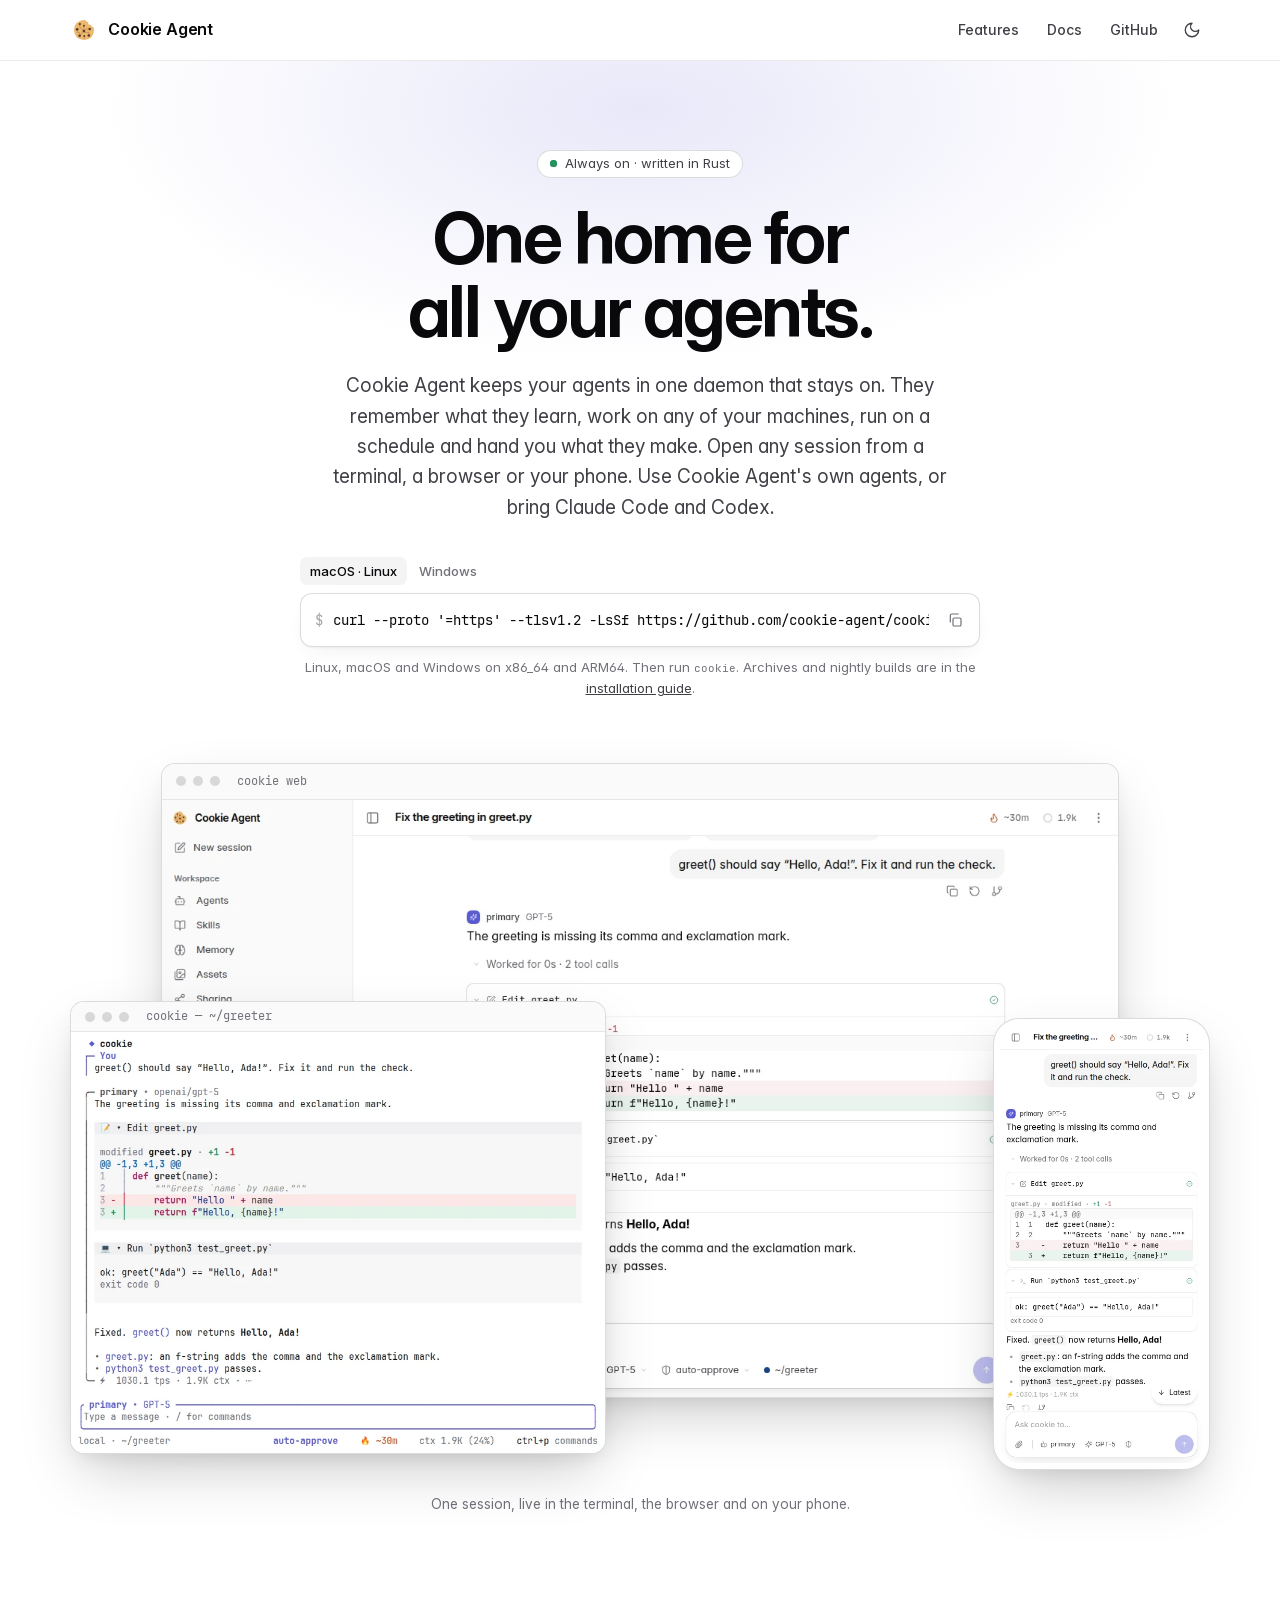
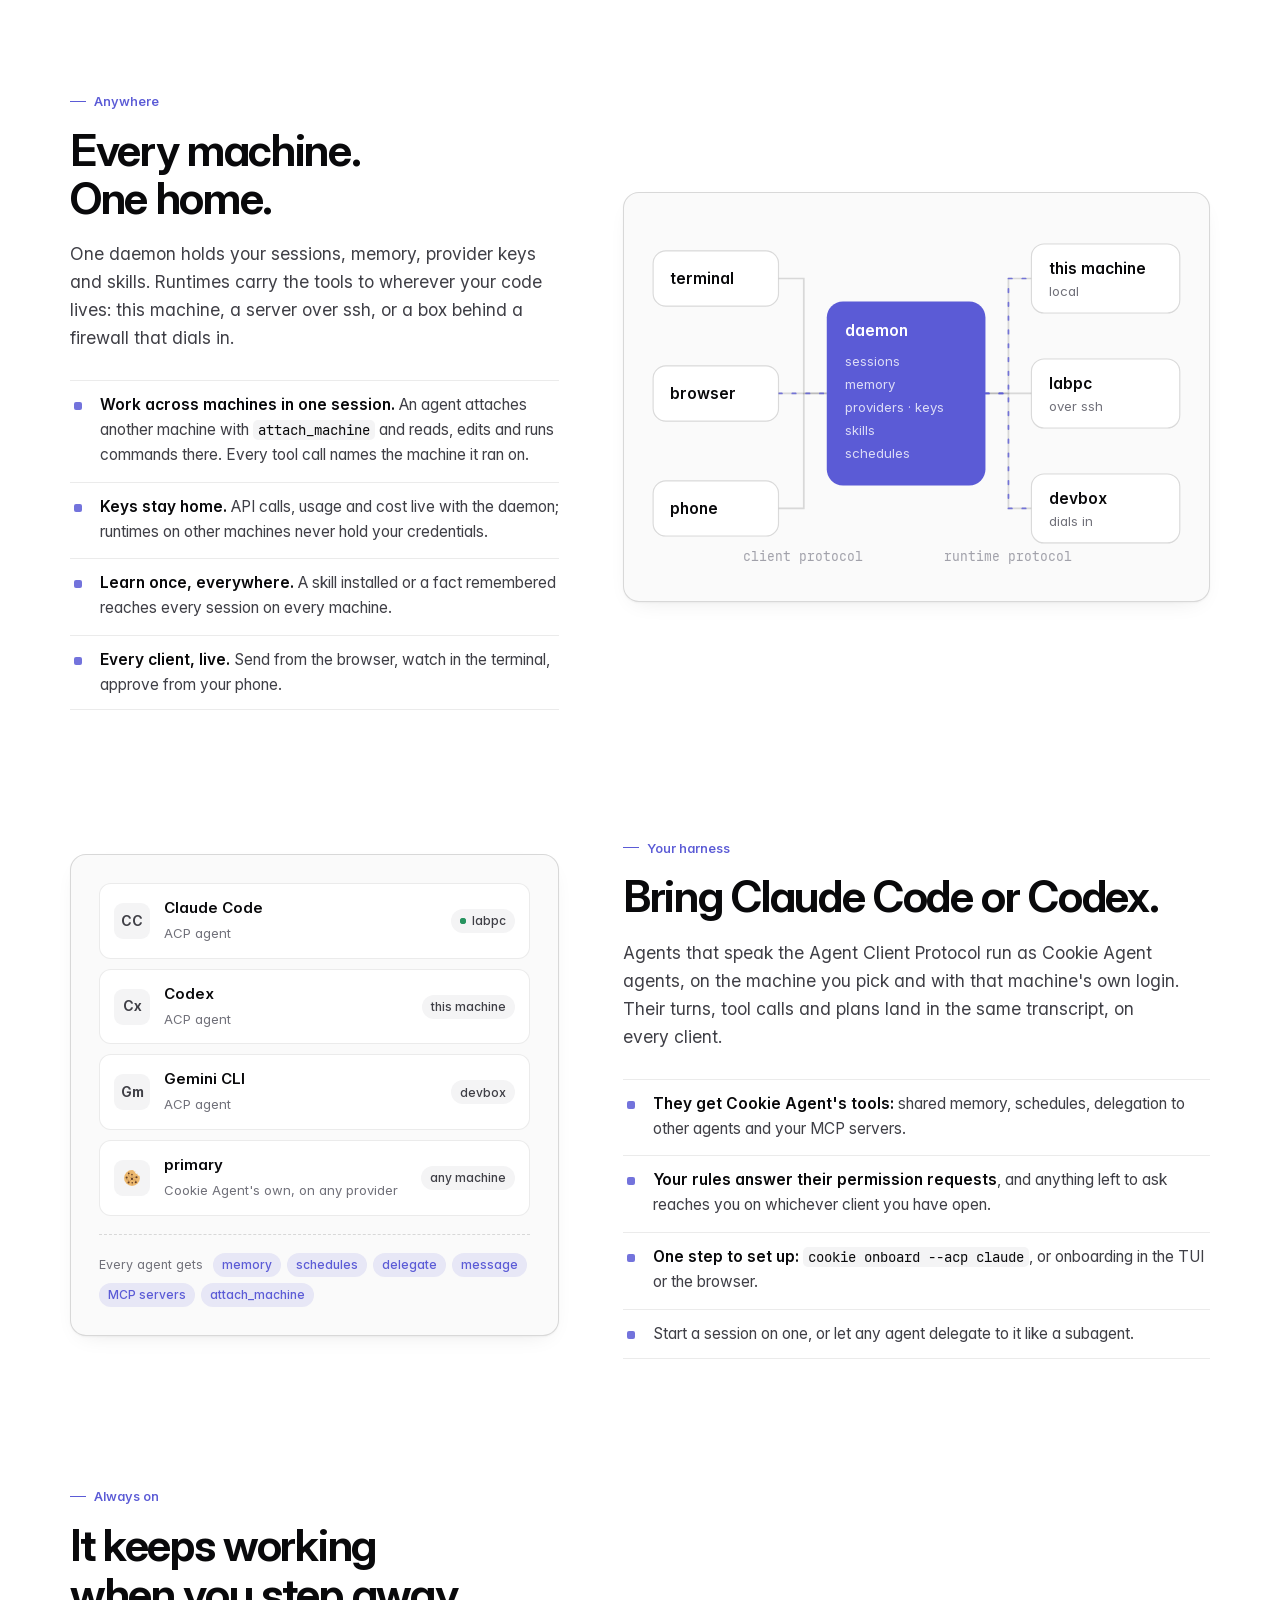
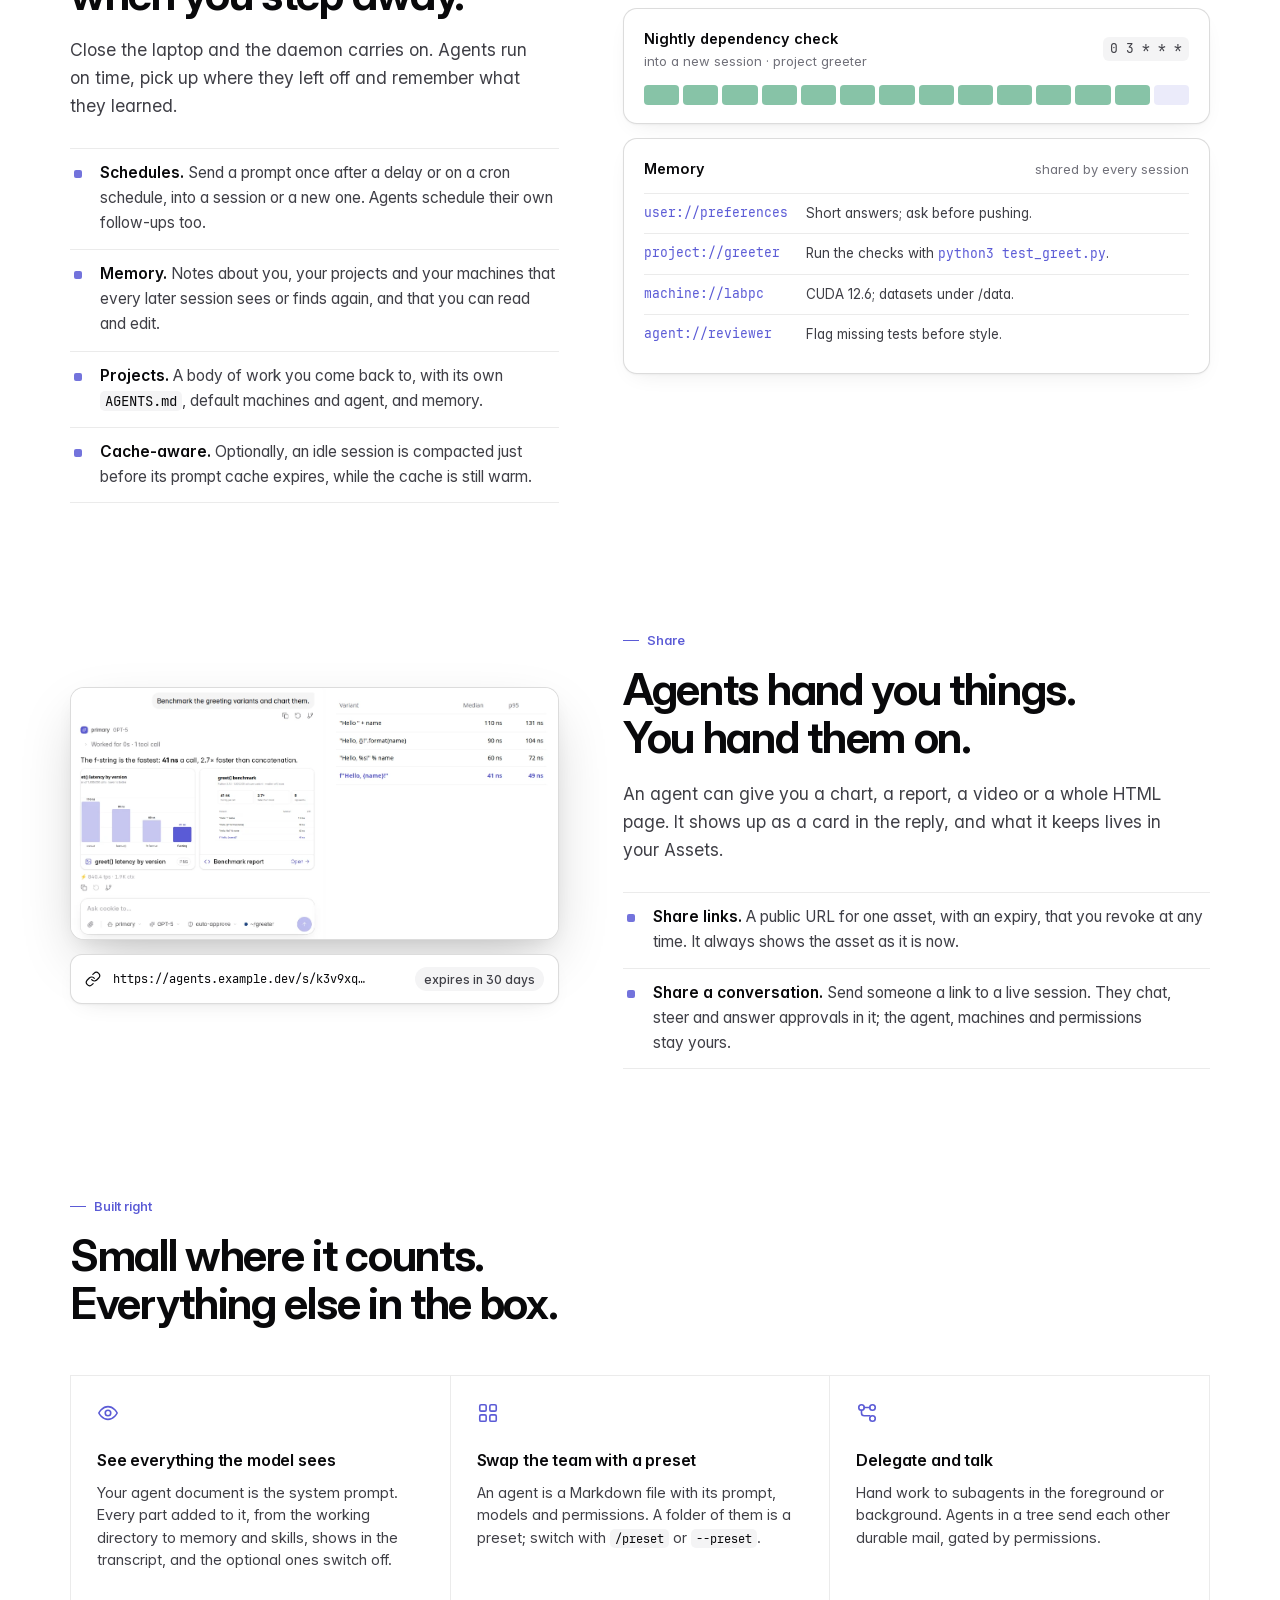
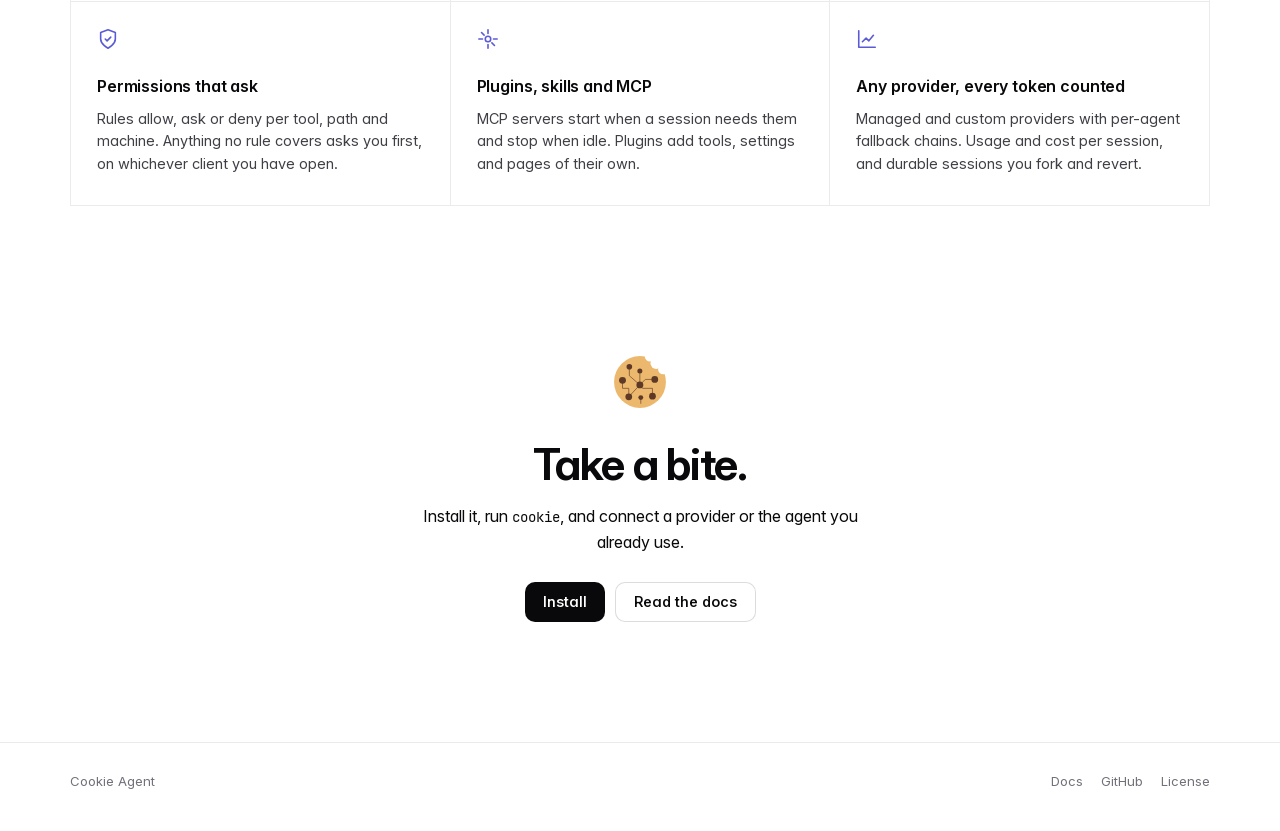
<file: index.html>
<!doctype html>
<html lang="en">
<head>
  <meta charset="utf-8">
  <meta name="viewport" content="width=device-width, initial-scale=1">
  <title>Cookie Agent · one home for all your agents</title>
  <meta name="description" content="Cookie Agent keeps your agents in one always-on daemon. They remember what they learn, work on any of your machines, run on a schedule and hand you what they make, and you open every session from a terminal, a browser or your phone. Use Cookie Agent's own agents, or bring Claude Code and Codex.">
  <meta name="theme-color" content="#ffffff" media="(prefers-color-scheme: light)">
  <meta name="theme-color" content="#0e0e10" media="(prefers-color-scheme: dark)">
  <link rel="canonical" href="https://cookie-agent.github.io/">
  <link rel="icon" href="logo.svg" type="image/svg+xml">
  <link rel="apple-touch-icon" href="apple-touch-icon.png">

  <meta property="og:type" content="website">
  <meta property="og:title" content="Cookie Agent">
  <meta property="og:description" content="One home for all your agents.">
  <meta property="og:url" content="https://cookie-agent.github.io/">
  <meta property="og:image" content="https://cookie-agent.github.io/og.png">
  <meta property="og:image:width" content="1200">
  <meta property="og:image:height" content="630">
  <meta property="og:image:alt" content="Cookie Agent: one home for all your agents.">
  <meta name="twitter:card" content="summary_large_image">

  <script>
    // Apply the theme chosen here or in the docs before first paint. Both
    // share the docs' Material palette record at /.__palette.
    try {
      const scheme = JSON.parse(localStorage.getItem("/.__palette"))?.color?.scheme;
      if (scheme === "default") document.documentElement.dataset.theme = "light";
      if (scheme === "slate") document.documentElement.dataset.theme = "dark";
    } catch {}
  </script>
  <link rel="preload" href="fonts/InterVariable.woff2" as="font" type="font/woff2" crossorigin>
  <link rel="stylesheet" href="styles.css">
  <script src="main.js" defer></script>
</head>
<body>
  <a class="skip" href="#main">Skip to content</a>

  <header class="site-header">
    <div class="wrap">
      <a class="brand" href="./">
        <img src="logo.svg" alt="" width="28" height="28">
        <span>Cookie Agent</span>
      </a>
      <nav class="site-nav" aria-label="Primary">
        <a class="hide-sm" href="#anywhere">Features</a>
        <a href="https://cookie-agent.github.io/doc/">Docs</a>
        <a href="https://github.com/cookie-agent/cookie-agent">GitHub</a>
        <button class="theme-toggle" type="button" aria-label="Switch theme" title="Switch theme">
          <svg class="to-dark" width="18" height="18" viewBox="0 0 24 24" fill="none" stroke="currentColor" stroke-width="1.75" stroke-linecap="round" stroke-linejoin="round" aria-hidden="true"><path d="M12 3a6 6 0 0 0 9 9 9 9 0 1 1-9-9Z"/></svg>
          <svg class="to-light" width="18" height="18" viewBox="0 0 24 24" fill="none" stroke="currentColor" stroke-width="1.75" stroke-linecap="round" stroke-linejoin="round" aria-hidden="true"><circle cx="12" cy="12" r="4"/><path d="M12 2v2M12 20v2M4.93 4.93l1.41 1.41M17.66 17.66l1.41 1.41M2 12h2M20 12h2M6.34 17.66l-1.41 1.41M19.07 4.93l-1.41 1.41"/></svg>
        </button>
      </nav>
    </div>
  </header>

  <main id="main">
    <section class="hero">
      <div class="wrap">
        <div class="hero-copy">
          <span class="badge"><span class="live-dot" aria-hidden="true"></span>Always on · written in Rust</span>
          <h1>One home for<br>all your agents.</h1>
          <p class="lede">Cookie Agent keeps your agents in one daemon that stays on. They remember what they learn, work on any of your machines, run on a schedule and hand you what they make. Open any session from a terminal, a browser or your phone. Use Cookie Agent's own agents, or bring Claude Code and Codex.</p>

          <div class="install" data-active="unix" id="install">
            <div class="os-tabs" role="group" aria-label="Choose your platform">
              <button type="button" data-os="unix" aria-pressed="true">macOS · Linux</button>
              <button type="button" data-os="windows" aria-pressed="false">Windows</button>
            </div>
            <div class="command" data-os="unix">
              <span class="prompt" aria-hidden="true">$</span>
              <pre><code id="install-cmd">curl --proto '=https' --tlsv1.2 -LsSf https://github.com/cookie-agent/cookie-agent/releases/latest/download/cookie_agent-installer.sh | sh</code></pre>
              <button class="copy" type="button" data-copy="install-cmd" aria-label="Copy macOS and Linux install command">
                <svg class="idle" width="16" height="16" viewBox="0 0 24 24" fill="none" stroke="currentColor" stroke-width="1.8" stroke-linecap="round" stroke-linejoin="round" aria-hidden="true"><rect x="9" y="9" width="12" height="12" rx="2"/><path d="M5 15V5a2 2 0 0 1 2-2h10"/></svg>
                <svg class="done" width="16" height="16" viewBox="0 0 24 24" fill="none" stroke="currentColor" stroke-width="2" stroke-linecap="round" stroke-linejoin="round" aria-hidden="true"><path d="M5 12.5l4.5 4.5L19 7.5"/></svg>
              </button>
            </div>
            <div class="command" data-os="windows">
              <span class="prompt" aria-hidden="true">PS&gt;</span>
              <pre><code id="install-cmd-win">powershell -ExecutionPolicy Bypass -c "irm https://github.com/cookie-agent/cookie-agent/releases/latest/download/cookie_agent-installer.ps1 | iex"</code></pre>
              <button class="copy" type="button" data-copy="install-cmd-win" aria-label="Copy Windows install command">
                <svg class="idle" width="16" height="16" viewBox="0 0 24 24" fill="none" stroke="currentColor" stroke-width="1.8" stroke-linecap="round" stroke-linejoin="round" aria-hidden="true"><rect x="9" y="9" width="12" height="12" rx="2"/><path d="M5 15V5a2 2 0 0 1 2-2h10"/></svg>
                <svg class="done" width="16" height="16" viewBox="0 0 24 24" fill="none" stroke="currentColor" stroke-width="2" stroke-linecap="round" stroke-linejoin="round" aria-hidden="true"><path d="M5 12.5l4.5 4.5L19 7.5"/></svg>
              </button>
            </div>
            <p class="command-note">Linux, macOS and Windows on x86_64 and ARM64. Then run <code>cookie</code>. Archives and nightly builds are in the <a href="https://cookie-agent.github.io/doc/latest/install/">installation guide</a>.</p>
          </div>
        </div>

        <div class="showcase">
          <div class="window">
            <div class="window-bar" aria-hidden="true"><i></i><i></i><i></i><span>cookie web</span></div>
            <img class="only-light" src="shots/web-light.webp" alt="The Cookie Agent web client: a session list grouped by project beside a conversation in which the agent edits a file, runs the tests and replies." width="1280" height="800">
            <img class="only-dark" src="shots/web-dark.webp" alt="" width="1280" height="800">
          </div>
          <div class="window terminal">
            <div class="window-bar" aria-hidden="true"><i></i><i></i><i></i><span>cookie — ~/greeter</span></div>
            <img class="only-light" src="shots/tui-light.webp" alt="The same session in the terminal UI." width="888" height="700">
            <img class="only-dark" src="shots/tui-dark.webp" alt="" width="888" height="700">
          </div>
          <div class="phone">
            <img class="only-light" src="shots/phone-light.webp" alt="The same session open on a phone." width="390" height="844">
            <img class="only-dark" src="shots/phone-dark.webp" alt="" width="390" height="844">
          </div>
        </div>
        <p class="showcase-caption">One session, live in the terminal, the browser and on your phone.</p>
      </div>
    </section>

    <!-- 01 · anywhere -->
    <section class="section" id="anywhere" aria-labelledby="anywhere-title">
      <div class="wrap split">
        <div>
          <p class="kicker">Anywhere</p>
          <h2 id="anywhere-title">Every machine. One home.</h2>
          <p class="intro">One daemon holds your sessions, memory, provider keys and skills. Runtimes carry the tools to wherever your code lives: this machine, a server over ssh, or a box behind a firewall that dials in.</p>
          <ul class="points">
            <li><strong>Work across machines in one session.</strong> An agent attaches another machine with <code>attach_machine</code> and reads, edits and runs commands there. Every tool call names the machine it ran on.</li>
            <li><strong>Keys stay home.</strong> API calls, usage and cost live with the daemon; runtimes on other machines never hold your credentials.</li>
            <li><strong>Learn once, everywhere.</strong> A skill installed or a fact remembered reaches every session on every machine.</li>
            <li><strong>Every client, live.</strong> Send from the browser, watch in the terminal, approve from your phone.</li>
          </ul>
        </div>
        <div class="panel">
          <svg class="topology" viewBox="0 0 460 300" role="img" aria-label="Terminal, browser and phone connect to one daemon holding sessions, memory, keys and schedules. The daemon runs tools in runtimes on this machine, on labpc over ssh, and on a devbox that dials in.">
            <path class="link" d="M110 50 H132 V150 H152"/>
            <path class="link" d="M110 150 H152"/>
            <path class="link" d="M110 250 H132 V150"/>
            <path class="link" d="M290 150 H310 V50 H330"/>
            <path class="link" d="M290 150 H330"/>
            <path class="link" d="M310 150 V250 H330"/>
            <path class="flow" d="M110 150 H152"/>
            <path class="flow" d="M290 150 H310 V50 H330"/>
            <path class="flow" d="M290 150 H310 V250 H330"/>

            <rect class="node" x="1" y="26" width="109" height="48" rx="11"/>
            <text class="t" x="16" y="55">terminal</text>
            <rect class="node" x="1" y="126" width="109" height="48" rx="11"/>
            <text class="t" x="16" y="155">browser</text>
            <rect class="node" x="1" y="226" width="109" height="48" rx="11"/>
            <text class="t" x="16" y="255">phone</text>

            <rect class="root" x="152" y="70" width="138" height="160" rx="14"/>
            <text class="t on-root" x="168" y="100">daemon</text>
            <text class="s on-root" x="168" y="126">sessions</text>
            <text class="s on-root" x="168" y="146">memory</text>
            <text class="s on-root" x="168" y="166">providers · keys</text>
            <text class="s on-root" x="168" y="186">skills</text>
            <text class="s on-root" x="168" y="206">schedules</text>

            <rect class="node" x="330" y="20" width="129" height="60" rx="11"/>
            <text class="t" x="345" y="46">this machine</text>
            <text class="s" x="345" y="65">local</text>
            <rect class="node" x="330" y="120" width="129" height="60" rx="11"/>
            <text class="t" x="345" y="146">labpc</text>
            <text class="s" x="345" y="165">over ssh</text>
            <rect class="node" x="330" y="220" width="129" height="60" rx="11"/>
            <text class="t" x="345" y="246">devbox</text>
            <text class="s" x="345" y="265">dials in</text>

            <text class="lab" x="131" y="296" text-anchor="middle">client protocol</text>
            <text class="lab" x="310" y="296" text-anchor="middle">runtime protocol</text>
          </svg>
        </div>
      </div>
    </section>

    <!-- 02 · harness -->
    <section class="section" id="harness" aria-labelledby="harness-title">
      <div class="wrap split flip">
        <div>
          <p class="kicker">Your harness</p>
          <h2 id="harness-title">Bring Claude Code or Codex.</h2>
          <p class="intro">Agents that speak the Agent Client Protocol run as Cookie Agent agents, on the machine you pick and with that machine's own login. Their turns, tool calls and plans land in the same transcript, on every client.</p>
          <ul class="points">
            <li><strong>They get Cookie Agent's tools:</strong> shared memory, schedules, delegation to other agents and your MCP servers.</li>
            <li><strong>Your rules answer their permission requests</strong>, and anything left to ask reaches you on whichever client you have open.</li>
            <li><strong>One step to set up:</strong> <code>cookie onboard --acp claude</code>, or onboarding in the TUI or the browser.</li>
            <li>Start a session on one, or let any agent delegate to it like a subagent.</li>
          </ul>
        </div>
        <div class="panel">
          <div class="lineup">
            <div class="agent-row"><span class="mark">CC</span><div><b>Claude Code</b><small>ACP agent</small></div><span class="chip"><span class="live-dot" aria-hidden="true"></span>labpc</span></div>
            <div class="agent-row"><span class="mark">Cx</span><div><b>Codex</b><small>ACP agent</small></div><span class="chip">this machine</span></div>
            <div class="agent-row"><span class="mark">Gm</span><div><b>Gemini CLI</b><small>ACP agent</small></div><span class="chip">devbox</span></div>
            <div class="agent-row"><span class="mark"><img src="logo.svg" alt="" width="22" height="22"></span><div><b>primary</b><small>Cookie Agent's own, on any provider</small></div><span class="chip">any machine</span></div>
          </div>
          <div class="tools-row"><span>Every agent gets</span><span class="chip accent">memory</span><span class="chip accent">schedules</span><span class="chip accent">delegate</span><span class="chip accent">message</span><span class="chip accent">MCP servers</span><span class="chip accent">attach_machine</span></div>
        </div>
      </div>
    </section>

    <!-- 03 · always on -->
    <section class="section" id="always-on" aria-labelledby="always-title">
      <div class="wrap split">
        <div>
          <p class="kicker">Always on</p>
          <h2 id="always-title">It keeps working when you step away.</h2>
          <p class="intro">Close the laptop and the daemon carries on. Agents run on time, pick up where they left off and remember what they learned.</p>
          <ul class="points">
            <li><strong>Schedules.</strong> Send a prompt once after a delay or on a cron schedule, into a session or a new one. Agents schedule their own follow-ups too.</li>
            <li><strong>Memory.</strong> Notes about you, your projects and your machines that every later session sees or finds again, and that you can read and edit.</li>
            <li><strong>Projects.</strong> A body of work you come back to, with its own <code>AGENTS.md</code>, default machines and agent, and memory.</li>
            <li><strong>Cache-aware.</strong> Optionally, an idle session is compacted just before its prompt cache expires, while the cache is still warm.</li>
          </ul>
        </div>
        <div class="stack">
          <div class="card">
            <div class="card-head"><div><div class="card-title">Nightly dependency check</div><div class="card-sub">into a new session · project greeter</div></div><span class="cron">0 3 * * *</span></div>
            <div class="runs" aria-label="The last fourteen runs all finished"><i class="ok"></i><i class="ok"></i><i class="ok"></i><i class="ok"></i><i class="ok"></i><i class="ok"></i><i class="ok"></i><i class="ok"></i><i class="ok"></i><i class="ok"></i><i class="ok"></i><i class="ok"></i><i class="ok"></i><i></i></div>
          </div>
          <div class="card">
            <div class="card-head"><div class="card-title">Memory</div><span class="card-sub">shared by every session</span></div>
            <ul class="mem">
              <li><code>user://preferences</code><span>Short answers; ask before pushing.</span></li>
              <li><code>project://greeter</code><span>Run the checks with <code>python3 test_greet.py</code>.</span></li>
              <li><code>machine://labpc</code><span>CUDA 12.6; datasets under /data.</span></li>
              <li><code>agent://reviewer</code><span>Flag missing tests before style.</span></li>
            </ul>
          </div>
        </div>
      </div>
    </section>

    <!-- 04 · share -->
    <section class="section" id="share" aria-labelledby="share-title">
      <div class="wrap split flip">
        <div>
          <p class="kicker">Share</p>
          <h2 id="share-title">Agents hand you things. You hand them on.</h2>
          <p class="intro">An agent can give you a chart, a report, a video or a whole HTML page. It shows up as a card in the reply, and what it keeps lives in your Assets.</p>
          <ul class="points">
            <li><strong>Share links.</strong> A public URL for one asset, with an expiry, that you revoke at any time. It always shows the asset as it is now.</li>
            <li><strong>Share a conversation.</strong> Send someone a link to a live session. They chat, steer and answer approvals in it; the agent, machines and permissions stay yours.</li>
          </ul>
        </div>
        <div>
          <div class="shot">
            <img class="only-light" src="shots/share-light.webp" alt="A reply with a benchmark chart and an HTML report as cards, the report open beside the chat." width="1183" height="610">
            <img class="only-dark" src="shots/share-dark.webp" alt="" width="1183" height="610">
          </div>
          <div class="link-card"><svg width="16" height="16" viewBox="0 0 24 24" fill="none" stroke="currentColor" stroke-width="1.75" stroke-linecap="round" stroke-linejoin="round" aria-hidden="true"><path d="M10 13a5 5 0 0 0 7.54.54l3-3a5 5 0 0 0-7.07-7.07l-1.72 1.71"/><path d="M14 11a5 5 0 0 0-7.54-.54l-3 3a5 5 0 0 0 7.07 7.07l1.71-1.71"/></svg><code>https://agents.example.dev/s/k3v9xq…</code><span class="chip">expires in 30 days</span></div>
        </div>
      </div>
    </section>

    <!-- 05 · built right -->
    <section class="section" id="built" aria-labelledby="built-title">
      <div class="wrap">
        <div class="section-head">
          <p class="kicker">Built right</p>
          <h2 id="built-title">Small where it counts. Everything else in the box.</h2>
        </div>
        <div class="grid">
          <article>
            <svg viewBox="0 0 24 24" fill="none" stroke="currentColor" stroke-width="1.75" stroke-linecap="round" stroke-linejoin="round" aria-hidden="true"><path d="M2 12s3.5-7 10-7 10 7 10 7-3.5 7-10 7S2 12 2 12Z"/><circle cx="12" cy="12" r="3"/></svg>
            <h3>See everything the model sees</h3>
            <p>Your agent document is the system prompt. Every part added to it, from the working directory to memory and skills, shows in the transcript, and the optional ones switch off.</p>
          </article>
          <article>
            <svg viewBox="0 0 24 24" fill="none" stroke="currentColor" stroke-width="1.75" stroke-linecap="round" stroke-linejoin="round" aria-hidden="true"><rect x="3" y="3" width="7" height="7" rx="1.5"/><rect x="14" y="3" width="7" height="7" rx="1.5"/><rect x="3" y="14" width="7" height="7" rx="1.5"/><rect x="14" y="14" width="7" height="7" rx="1.5"/></svg>
            <h3>Swap the team with a preset</h3>
            <p>An agent is a Markdown file with its prompt, models and permissions. A folder of them is a preset; switch with <code>/preset</code> or <code>--preset</code>.</p>
          </article>
          <article>
            <svg viewBox="0 0 24 24" fill="none" stroke="currentColor" stroke-width="1.75" stroke-linecap="round" stroke-linejoin="round" aria-hidden="true"><circle cx="6" cy="6" r="3"/><circle cx="18" cy="18" r="3"/><circle cx="18" cy="6" r="3"/><path d="M6 9v3a3 3 0 0 0 3 3h6M9 6h6"/></svg>
            <h3>Delegate and talk</h3>
            <p>Hand work to subagents in the foreground or background. Agents in a tree send each other durable mail, gated by permissions.</p>
          </article>
          <article>
            <svg viewBox="0 0 24 24" fill="none" stroke="currentColor" stroke-width="1.75" stroke-linecap="round" stroke-linejoin="round" aria-hidden="true"><path d="M12 22s8-4 8-10V5l-8-3-8 3v7c0 6 8 10 8 10Z"/><path d="m9 12 2 2 4-4"/></svg>
            <h3>Permissions that ask</h3>
            <p>Rules allow, ask or deny per tool, path and machine. Anything no rule covers asks you first, on whichever client you have open.</p>
          </article>
          <article>
            <svg viewBox="0 0 24 24" fill="none" stroke="currentColor" stroke-width="1.75" stroke-linecap="round" stroke-linejoin="round" aria-hidden="true"><path d="M12 2v4M12 18v4M4.93 4.93l2.83 2.83M16.24 16.24l2.83 2.83M2 12h4M18 12h4"/><circle cx="12" cy="12" r="3"/></svg>
            <h3>Plugins, skills and MCP</h3>
            <p>MCP servers start when a session needs them and stop when idle. Plugins add tools, settings and pages of their own.</p>
          </article>
          <article>
            <svg viewBox="0 0 24 24" fill="none" stroke="currentColor" stroke-width="1.75" stroke-linecap="round" stroke-linejoin="round" aria-hidden="true"><path d="M3 3v18h18"/><path d="m7 15 4-4 3 3 5-6"/></svg>
            <h3>Any provider, every token counted</h3>
            <p>Managed and custom providers with per-agent fallback chains. Usage and cost per session, and durable sessions you fork and revert.</p>
          </article>
        </div>
      </div>
    </section>

    <section class="closing" aria-labelledby="closing-title">
      <div class="wrap">
        <img src="logo.svg" alt="" width="72" height="72">
        <h2 id="closing-title">Take a bite.</h2>
        <p class="intro">Install it, run <code>cookie</code>, and connect a provider or the agent you already use.</p>
        <div class="actions">
          <a class="button primary" href="#install">Install</a>
          <a class="button secondary" href="https://cookie-agent.github.io/doc/">Read the docs</a>
        </div>
      </div>
    </section>
  </main>

  <footer class="site-footer">
    <div class="wrap">
      <span>Cookie Agent</span>
      <nav aria-label="Footer">
        <a href="https://cookie-agent.github.io/doc/">Docs</a>
        <a href="https://github.com/cookie-agent/cookie-agent">GitHub</a>
        <a href="https://github.com/cookie-agent/cookie-agent/blob/main/LICENSE">License</a>
      </nav>
    </div>
  </footer>
</body>
</html>
</file>
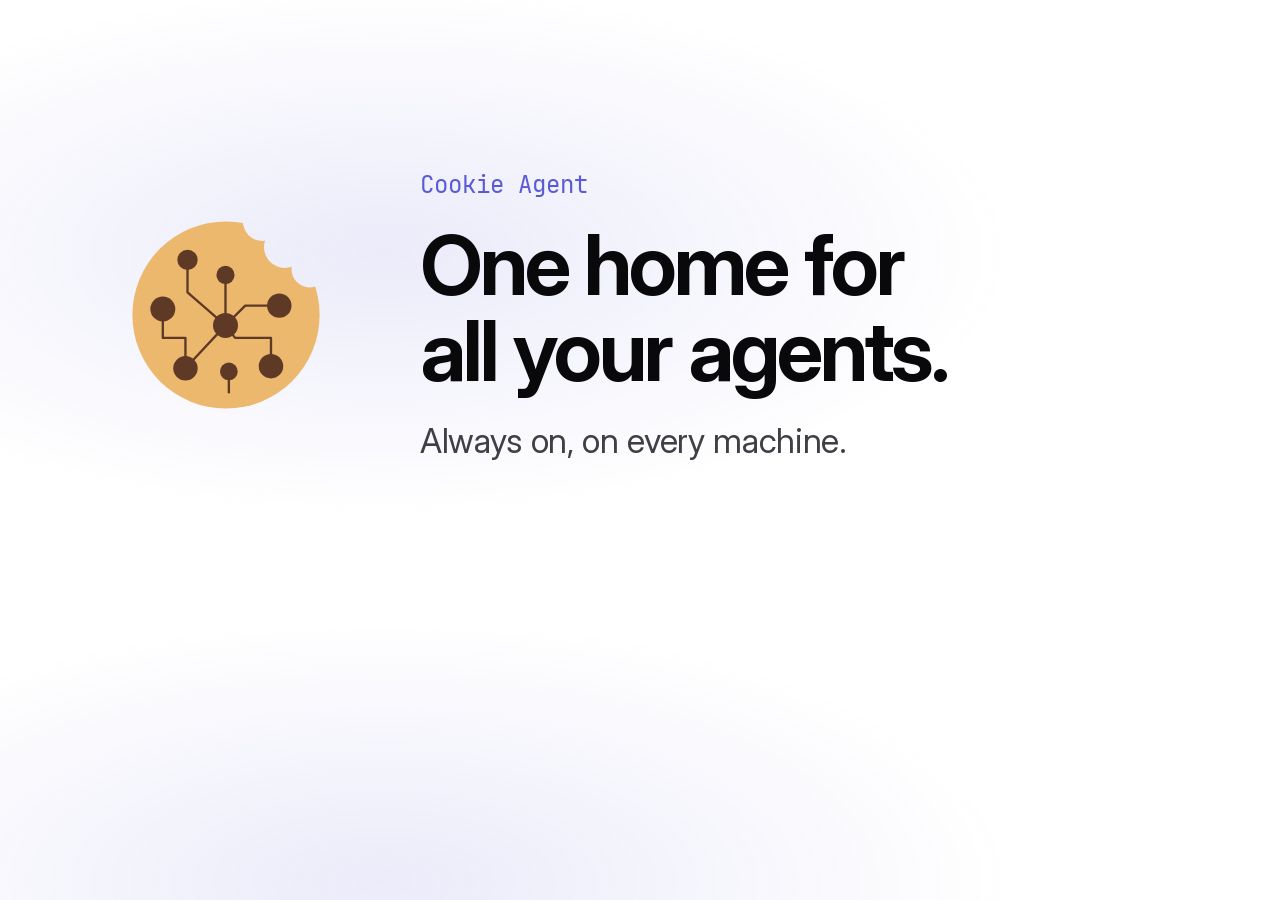
<file: og/card.html>
<!doctype html>
<html lang="en">
<head>
  <meta charset="utf-8">
  <title>Cookie Agent social card</title>
  <!-- The 1200×630 social card, og.png: see README.md for how to render it. -->
  <style>
    @font-face { font-family: "Inter"; src: url("../fonts/InterVariable.woff2") format("woff2"); font-weight: 100 900; }
    @font-face { font-family: "JetBrains Mono"; src: url("../fonts/JetBrainsMono-Regular.woff2") format("woff2"); }
    html, body { margin: 0; }
    body {
      width: 1200px;
      height: 630px;
      display: flex;
      align-items: center;
      gap: 64px;
      padding: 0 96px;
      box-sizing: border-box;
      background: radial-gradient(ellipse 70% 60% at 30% 40%, rgb(91 91 214 / 0.12), transparent 70%), #ffffff;
      color: #09090b;
      font-family: "Inter", sans-serif;
    }
    img { width: 260px; height: 260px; flex-shrink: 0; }
    .eyebrow { margin: 0 0 22px; font: 400 24px "JetBrains Mono", monospace; color: #5b5bd6; }
    h1 { margin: 0; font-size: 84px; line-height: 1.02; font-weight: 650; letter-spacing: -0.035em; }
    p.tag { margin: 26px 0 0; font-size: 34px; color: #3f3f46; letter-spacing: -0.01em; }
  </style>
</head>
<body>
  <img src="../logo.svg" alt="">
  <div>
    <p class="eyebrow">Cookie Agent</p>
    <h1>One home for<br>all your agents.</h1>
    <p class="tag">Always on, on every machine.</p>
  </div>
</body>
</html>
</file>
<file: styles.css>
/* Cookie Agent landing page, in the web client's Quiet Ink look: neutral
   greys, one indigo accent, hairline dividers, Inter. Tokens match
   crates/web/style/main.css in the cookie-agent repository. */

@font-face {
  font-family: "Inter";
  src: url("fonts/InterVariable.woff2") format("woff2");
  font-weight: 100 900;
  font-style: normal;
  font-display: swap;
}
@font-face {
  font-family: "JetBrains Mono";
  src: url("fonts/JetBrainsMono-Regular.woff2") format("woff2");
  font-weight: 400;
  font-style: normal;
  font-display: swap;
}

:root {
  --surface: #ffffff;
  --surface-2: #fafafa;
  --raised: #ffffff;
  --sunken: #f4f4f5;
  --fg: #09090b;
  --fg-2: #3f3f46;
  --muted: #71717a;
  --faint: #a1a1aa;
  --line: rgb(9 9 11 / 0.08);
  --line-2: rgb(9 9 11 / 0.14);
  --hover: rgb(9 9 11 / 0.045);
  --accent: #5b5bd6;
  --accent-press: #4a4ac2;
  --accent-soft: rgb(91 91 214 / 0.12);
  --on-accent: #ffffff;
  --ok: #26935f;
  --warn: #b26b00;
  --hot: #c2410c;
  --shadow-sheet: 0 24px 60px -12px rgb(0 0 0 / 0.22), 0 8px 20px -8px rgb(0 0 0 / 0.1);
  --shadow-card: 0 1px 2px rgb(0 0 0 / 0.04), 0 8px 24px -12px rgb(0 0 0 / 0.12);
  --glow: rgb(91 91 214 / 0.14);

  --font-sans: "Inter", ui-sans-serif, system-ui, -apple-system, "Segoe UI", sans-serif;
  --font-mono: "JetBrains Mono", ui-monospace, SFMono-Regular, Menlo, monospace;
  --ease: cubic-bezier(0.22, 1, 0.36, 1);
  --wrap: 1140px;
  color-scheme: light;
}

@media (prefers-color-scheme: dark) {
  :root:not([data-theme="light"]) {
    --surface: #0e0e10;
    --surface-2: #0a0a0c;
    --raised: #17171a;
    --sunken: #1b1b1f;
    --fg: #ededef;
    --fg-2: #b4b4bc;
    --muted: #86868f;
    --faint: #5c5c66;
    --line: rgb(255 255 255 / 0.07);
    --line-2: rgb(255 255 255 / 0.12);
    --hover: rgb(255 255 255 / 0.045);
    --accent: #7c7cff;
    --accent-press: #9393ff;
    --accent-soft: rgb(124 124 255 / 0.16);
    --ok: #4cc38a;
    --warn: #e5a93b;
    --hot: #fb923c;
    --shadow-sheet: 0 24px 60px -12px rgb(0 0 0 / 0.6), 0 8px 20px -8px rgb(0 0 0 / 0.4);
    --shadow-card: 0 1px 2px rgb(0 0 0 / 0.3), 0 8px 24px -12px rgb(0 0 0 / 0.5);
    --glow: rgb(124 124 255 / 0.16);
    color-scheme: dark;
  }
}
:root[data-theme="dark"] {
  --surface: #0e0e10;
  --surface-2: #0a0a0c;
  --raised: #17171a;
  --sunken: #1b1b1f;
  --fg: #ededef;
  --fg-2: #b4b4bc;
  --muted: #86868f;
  --faint: #5c5c66;
  --line: rgb(255 255 255 / 0.07);
  --line-2: rgb(255 255 255 / 0.12);
  --hover: rgb(255 255 255 / 0.045);
  --accent: #7c7cff;
  --accent-press: #9393ff;
  --accent-soft: rgb(124 124 255 / 0.16);
  --ok: #4cc38a;
  --warn: #e5a93b;
  --hot: #fb923c;
  --shadow-sheet: 0 24px 60px -12px rgb(0 0 0 / 0.6), 0 8px 20px -8px rgb(0 0 0 / 0.4);
  --shadow-card: 0 1px 2px rgb(0 0 0 / 0.3), 0 8px 24px -12px rgb(0 0 0 / 0.5);
  --glow: rgb(124 124 255 / 0.16);
  color-scheme: dark;
}

/* Which screenshot shows: the theme on screen picks light or dark. */
.only-dark { display: none !important; }
@media (prefers-color-scheme: dark) {
  :root:not([data-theme="light"]) .only-dark { display: block !important; }
  :root:not([data-theme="light"]) .only-light { display: none !important; }
}
:root[data-theme="dark"] .only-dark { display: block !important; }
:root[data-theme="dark"] .only-light { display: none !important; }

*, *::before, *::after { box-sizing: border-box; }
html { -webkit-text-size-adjust: 100%; scroll-behavior: smooth; }
body {
  margin: 0;
  background: var(--surface);
  color: var(--fg);
  font-family: var(--font-sans);
  font-size: 16px;
  line-height: 1.6;
  font-feature-settings: "cv11", "ss01";
  -webkit-font-smoothing: antialiased;
}
img { display: block; max-width: 100%; height: auto; }
a { color: inherit; }
code, pre, kbd { font-family: var(--font-mono); font-size: 0.875em; font-variant-ligatures: none; }
h1, h2, h3 { text-wrap: balance; }
p, li { text-wrap: pretty; }
:focus-visible { outline: 2px solid var(--accent); outline-offset: 2px; border-radius: 6px; }

.wrap { width: min(var(--wrap), 100% - 48px); margin-inline: auto; }

.skip {
  position: absolute; left: 12px; top: -48px; padding: 8px 12px;
  background: var(--fg); color: var(--surface); border-radius: 8px; z-index: 20;
}
.skip:focus { top: 12px; }

/* Header */
.site-header {
  position: sticky; top: 0; z-index: 10;
  background: color-mix(in srgb, var(--surface) 82%, transparent);
  backdrop-filter: saturate(1.4) blur(14px);
  -webkit-backdrop-filter: saturate(1.4) blur(14px);
  border-bottom: 1px solid var(--line);
}
.site-header .wrap { display: flex; align-items: center; justify-content: space-between; height: 60px; }
.brand { display: flex; align-items: center; gap: 10px; text-decoration: none; font-weight: 600; letter-spacing: -0.01em; }
.brand img { width: 28px; height: 28px; }
.site-nav { display: flex; align-items: center; gap: 4px; }
.site-nav a, .theme-toggle {
  display: inline-flex; align-items: center; gap: 6px; height: 34px; padding: 0 12px;
  border-radius: 8px; color: var(--fg-2); font-size: 14px; font-weight: 500; text-decoration: none;
  background: none; border: 0; cursor: pointer; font-family: inherit;
  transition: background 0.15s, color 0.15s;
}
.site-nav a:hover, .theme-toggle:hover { background: var(--hover); color: var(--fg); }
.theme-toggle { padding: 0 9px; }
.theme-toggle .to-light { display: none; }
@media (prefers-color-scheme: dark) {
  :root:not([data-theme="light"]) .theme-toggle .to-light { display: block; }
  :root:not([data-theme="light"]) .theme-toggle .to-dark { display: none; }
}
:root[data-theme="dark"] .theme-toggle .to-light { display: block; }
:root[data-theme="dark"] .theme-toggle .to-dark { display: none; }

/* Hero */
.hero { position: relative; padding: 88px 0 48px; overflow: hidden; }
.hero::before {
  content: ""; position: absolute; inset: -240px 0 auto; height: 720px; z-index: -1;
  background: radial-gradient(ellipse 60% 50% at 50% 40%, var(--glow), transparent 70%);
}
.hero-copy { text-align: center; max-width: 780px; margin-inline: auto; }
.badge {
  display: inline-flex; align-items: center; gap: 8px; height: 28px; padding: 0 12px;
  border: 1px solid var(--line-2); border-radius: 999px; font-size: 13px; color: var(--fg-2);
  background: var(--raised);
}
.live-dot { width: 7px; height: 7px; border-radius: 50%; background: var(--ok); position: relative; }
.live-dot::after {
  content: ""; position: absolute; inset: 0; border-radius: 50%; background: var(--ok);
  animation: pulse 2.2s var(--ease) infinite;
}
@keyframes pulse { 0% { transform: scale(1); opacity: 0.6; } 80%, 100% { transform: scale(2.8); opacity: 0; } }
@media (prefers-reduced-motion: reduce) { .live-dot::after { animation: none; } }

h1 {
  margin: 22px 0 0; font-size: clamp(40px, 6.4vw, 72px); line-height: 1.04;
  letter-spacing: -0.035em; font-weight: 650;
}
h1 .soft { color: var(--muted); }
.lede { margin: 22px auto 0; max-width: 640px; font-size: clamp(17px, 1.6vw, 19px); line-height: 1.6; color: var(--fg-2); }

/* Install */
.install { margin: 34px auto 0; max-width: 680px; text-align: left; }
.os-tabs { display: flex; gap: 2px; margin-bottom: 8px; }
.os-tabs button {
  height: 28px; padding: 0 10px; border: 0; border-radius: 7px; background: none;
  color: var(--muted); font: 500 13px var(--font-sans); cursor: pointer;
}
.os-tabs button[aria-pressed="true"] { background: var(--sunken); color: var(--fg); }
.command {
  display: none; align-items: center; gap: 10px; padding: 10px 8px 10px 14px;
  border: 1px solid var(--line-2); border-radius: 12px; background: var(--raised);
  box-shadow: var(--shadow-card);
}
.install[data-active="unix"] .command[data-os="unix"],
.install[data-active="windows"] .command[data-os="windows"] { display: flex; }
.command .prompt { color: var(--faint); font-family: var(--font-mono); font-size: 14px; user-select: none; }
.command pre { margin: 0; flex: 1; overflow-x: auto; scrollbar-width: none; }
.command code { font-size: 13.5px; white-space: pre; color: var(--fg); }
.copy {
  flex: none; display: grid; place-items: center; width: 32px; height: 32px; border: 0; border-radius: 8px;
  background: none; color: var(--muted); cursor: pointer;
}
.copy:hover { background: var(--hover); color: var(--fg); }
.copy .done { display: none; color: var(--ok); }
.copy.copied .idle { display: none; }
.copy.copied .done { display: block; }
.command-note { margin: 10px 0 0; font-size: 13px; color: var(--muted); text-align: center; }
.command-note a { color: var(--fg-2); }

.actions { display: flex; gap: 10px; justify-content: center; margin-top: 26px; flex-wrap: wrap; }
.button {
  display: inline-flex; align-items: center; gap: 8px; height: 40px; padding: 0 18px; border-radius: 10px;
  font-size: 14.5px; font-weight: 550; text-decoration: none; transition: background 0.15s, transform 0.15s var(--ease);
}
.button:active { transform: scale(0.98); }
.button.primary { background: var(--fg); color: var(--surface); }
.button.primary:hover { background: color-mix(in srgb, var(--fg) 86%, var(--surface)); }
.button.secondary { border: 1px solid var(--line-2); color: var(--fg); background: var(--raised); }
.button.secondary:hover { background: var(--hover); }

/* Hero screenshots: a desktop window with a phone over its corner. */
.showcase { position: relative; margin: 64px auto 0; max-width: 1140px; padding-bottom: 96px; }
.showcase > .window:first-child { width: 84%; margin-inline: auto; }
.showcase .terminal { position: absolute; left: 0; bottom: 40px; width: 47%; }
.showcase-caption { margin: 0; text-align: center; font-size: 13.5px; color: var(--muted); }
.showcase .terminal .window-bar { height: 30px; }
.window {
  border: 1px solid var(--line-2); border-radius: 14px; overflow: hidden; background: var(--raised);
  box-shadow: var(--shadow-sheet);
}
.window-bar { display: flex; align-items: center; gap: 7px; height: 36px; padding: 0 14px; border-bottom: 1px solid var(--line); background: var(--surface-2); }
.window-bar i { width: 10px; height: 10px; border-radius: 50%; background: var(--line-2); }
.window-bar span { margin-left: 10px; font-size: 12px; color: var(--muted); font-family: var(--font-mono); }
.phone {
  position: absolute; right: 0; bottom: 24px; width: 19%; min-width: 130px;
  border: 1px solid var(--line-2); border-radius: 26px; overflow: hidden; background: var(--raised);
  box-shadow: var(--shadow-sheet); padding: 6px;
}
.phone img { border-radius: 20px; }
@media (max-width: 760px) {
  .showcase { padding-bottom: 64px; }
  .showcase > .window:first-child { width: 100%; }
  .showcase .terminal { width: 60%; left: -8px; }
  .showcase .phone { right: -8px; width: 30%; }
  .showcase .window-bar { height: 22px; padding: 0 8px; gap: 5px; }
  .showcase .window-bar i { width: 7px; height: 7px; }
  .showcase .window-bar span { display: none; }
}

/* Sections */
.section { padding: 120px 0 0; }
.section-head { max-width: 660px; }
.kicker {
  display: inline-flex; align-items: center; gap: 8px; margin: 0; font-size: 13px; font-weight: 550;
  color: var(--accent); letter-spacing: 0;
}
.kicker::before { content: ""; width: 16px; height: 1px; background: currentColor; }
h2 { margin: 14px 0 0; font-size: clamp(30px, 3.8vw, 44px); line-height: 1.1; letter-spacing: -0.03em; font-weight: 650; }
.section p.intro { margin: 18px 0 0; font-size: 17.5px; color: var(--fg-2); }

.split { display: grid; grid-template-columns: minmax(0, 5fr) minmax(0, 6fr); gap: 64px; align-items: center; }
.split.flip > :first-child { order: 2; }
@media (max-width: 900px) {
  .split { grid-template-columns: 1fr; gap: 40px; }
  .split.flip > :first-child { order: 0; }
}

.points { list-style: none; margin: 28px 0 0; padding: 0; display: grid; gap: 2px; }
.points li { position: relative; padding: 12px 0 12px 30px; border-top: 1px solid var(--line); color: var(--fg-2); font-size: 15.5px; }
.points li:last-child { border-bottom: 1px solid var(--line); }
.points li::before {
  content: ""; position: absolute; left: 4px; top: 21px; width: 8px; height: 8px; border-radius: 2px;
  background: var(--accent); opacity: 0.85;
}
.points strong { color: var(--fg); font-weight: 600; }
.points code { background: var(--sunken); padding: 1px 5px; border-radius: 5px; color: var(--fg); }

.panel {
  border: 1px solid var(--line-2); border-radius: 16px; background: var(--surface-2); padding: 28px;
  box-shadow: var(--shadow-card);
}
.shot { border: 1px solid var(--line-2); border-radius: 14px; overflow: hidden; box-shadow: var(--shadow-sheet); background: var(--raised); }
.caption { margin: 12px 0 0; font-size: 13px; color: var(--muted); text-align: center; }

/* 01 · topology diagram */
.topology { width: 100%; height: auto; font-family: var(--font-sans); }
.topology .link { fill: none; stroke: var(--line-2); stroke-width: 1.5; }
.topology .flow { fill: none; stroke: var(--accent); stroke-width: 1.5; stroke-dasharray: 3 9; stroke-linecap: round; animation: flow 1.6s linear infinite; opacity: 0.8; }
@keyframes flow { to { stroke-dashoffset: -24; } }
@media (prefers-reduced-motion: reduce) { .topology .flow { animation: none; } }
.topology .node { fill: var(--raised); stroke: var(--line-2); }
.topology .root { fill: var(--accent); stroke: none; }
.topology .t { fill: var(--fg); font-size: 13.5px; font-weight: 600; }
.topology .s { fill: var(--muted); font-size: 11.5px; }
.topology .on-root { fill: var(--on-accent); }
.topology .on-root.s { fill: rgb(255 255 255 / 0.78); }
.topology .lab { fill: var(--faint); font-size: 11px; font-family: var(--font-mono); }

/* 02 · harness lineup */
.lineup { display: grid; gap: 10px; }
.agent-row {
  display: grid; grid-template-columns: 36px 1fr auto; align-items: center; gap: 14px;
  padding: 12px 14px; border: 1px solid var(--line); border-radius: 12px; background: var(--raised);
}
.agent-row .mark {
  display: grid; place-items: center; width: 36px; height: 36px; border-radius: 9px;
  background: var(--sunken); font-weight: 650; font-size: 14px; color: var(--fg-2);
}
.agent-row b { display: block; font-weight: 600; font-size: 15px; }
.agent-row small { color: var(--muted); font-size: 13px; }
.chip {
  display: inline-flex; align-items: center; gap: 6px; height: 24px; padding: 0 9px; border-radius: 999px;
  font-size: 12px; font-weight: 500; color: var(--fg-2); background: var(--sunken); white-space: nowrap;
}
.chip .live-dot { width: 6px; height: 6px; }
.tools-row { display: flex; flex-wrap: wrap; gap: 6px; margin-top: 18px; padding-top: 18px; border-top: 1px dashed var(--line-2); align-items: center; }
.tools-row > span:first-child { font-size: 12.5px; color: var(--muted); margin-right: 4px; }
.chip.accent { background: var(--accent-soft); color: var(--accent); }

/* 03 · schedule and memory cards */
.stack { display: grid; gap: 14px; }
.card { border: 1px solid var(--line-2); border-radius: 14px; background: var(--raised); padding: 18px 20px; box-shadow: var(--shadow-card); }
.card-head { display: flex; align-items: center; justify-content: space-between; gap: 12px; }
.card-title { font-weight: 600; font-size: 14.5px; }
.card-sub { color: var(--muted); font-size: 13px; }
.cron { font-family: var(--font-mono); font-size: 12.5px; color: var(--fg-2); background: var(--sunken); padding: 2px 7px; border-radius: 6px; }
.runs { display: flex; gap: 4px; margin-top: 14px; }
.runs i { flex: 1; height: 20px; border-radius: 4px; background: var(--accent-soft); }
.runs i.ok { background: color-mix(in srgb, var(--ok) 55%, transparent); }
.mem { list-style: none; margin: 12px 0 0; padding: 0; display: grid; gap: 0; }
.mem li { display: grid; grid-template-columns: 150px 1fr; gap: 12px; padding: 9px 0; border-top: 1px solid var(--line); font-size: 13.5px; }
.mem li code { color: var(--accent); font-size: 12.5px; }
.mem li span { color: var(--fg-2); }
@media (max-width: 520px) { .mem li { grid-template-columns: 1fr; gap: 2px; } }

/* 04 · share */
.share-visual { position: relative; }
.share-visual .phone { position: absolute; right: -16px; bottom: -32px; width: 34%; }
.link-card {
  display: flex; align-items: center; gap: 12px; margin-top: 14px; padding: 12px 14px;
  border: 1px solid var(--line-2); border-radius: 12px; background: var(--raised); box-shadow: var(--shadow-card); font-size: 13.5px;
}
.link-card code { flex: 1; color: var(--fg); overflow: hidden; text-overflow: ellipsis; white-space: nowrap; }
.link-card .chip { flex: none; }

/* 05 · built right grid */
.grid { display: grid; grid-template-columns: repeat(3, minmax(0, 1fr)); gap: 0; margin-top: 48px; border-top: 1px solid var(--line); border-left: 1px solid var(--line); }
.grid article { padding: 26px 26px 30px; border-right: 1px solid var(--line); border-bottom: 1px solid var(--line); }
.grid svg { width: 22px; height: 22px; color: var(--accent); }
.grid h3 { margin: 16px 0 0; font-size: 16px; font-weight: 600; letter-spacing: -0.01em; }
.grid p { margin: 8px 0 0; font-size: 14.5px; color: var(--fg-2); line-height: 1.55; }
.grid code { background: var(--sunken); padding: 1px 5px; border-radius: 5px; color: var(--fg); font-size: 0.85em; }
@media (max-width: 900px) { .grid { grid-template-columns: repeat(2, minmax(0, 1fr)); } }
@media (max-width: 560px) { .grid { grid-template-columns: 1fr; } }

/* Closing */
.closing { padding: 140px 0 120px; text-align: center; }
.closing img { width: 72px; height: 72px; margin: 0 auto; }
.closing h2 { margin-top: 22px; }
.closing p.intro { max-width: 520px; margin-inline: auto; }

.site-footer { border-top: 1px solid var(--line); padding: 28px 0 40px; font-size: 13px; color: var(--muted); }
.site-footer .wrap { display: flex; gap: 18px; justify-content: space-between; flex-wrap: wrap; }
.site-footer nav { display: flex; gap: 18px; }
.site-footer a { color: var(--muted); text-decoration: none; }
.site-footer a:hover { color: var(--fg); }

@media (max-width: 640px) {
  .hero { padding-top: 56px; }
  .section { padding-top: 88px; }
  .panel { padding: 18px; }
  .site-nav a.hide-sm { display: none; }
}

/* 404 */
.not-found { min-height: 100vh; display: grid; place-items: center; padding: 48px 0; text-align: center; }
.not-found img { margin: 0 auto; }
.not-found h1 { font-size: clamp(36px, 5vw, 56px); }
</file>
